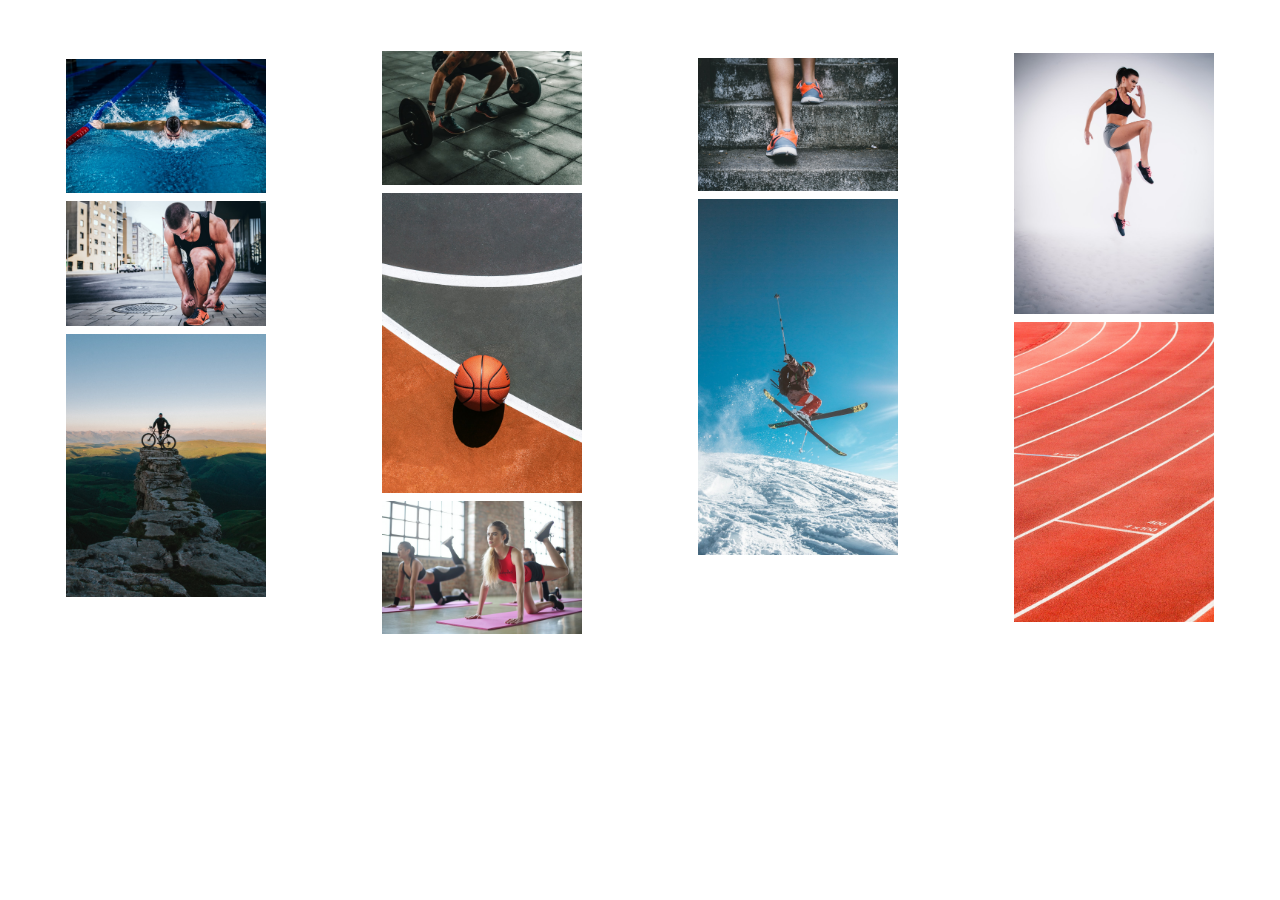
<file: ex01/src/index.html>
<!DOCTYPE html>
<html>
    <head>
        <title>Gallery's Page</title>
        <link rel="stylesheet" href="../styles/index.css">

    </head>


    <body>
        <div class="row">
            <div class="column">
                <div class="image" onclick="myFunc()" style="margin-top: 2%;">
                    <div class="text"><h1>Swimming</h1></div>
                    <div id="myModal" class="modal">

                        
                        <div class="modal-content">
                            <iframe src="image07.html" width="100%" height="100%"></iframe>
                          <span class="close">&times;</span>
                        </div>
                      
                    </div>
                    <img src="../images/img7.jpg">
                </div>
                <div class="image" onclick="myFunc()">
                    <div class="text"><h1>Marathon</h1></div>
                    <div id="myModal" class="modal">

                        
                        <div class="modal-content">
                            <iframe src="image01.html" width="100%" height="100%"></iframe>
                          <span class="close">&times;</span>
                        </div>
                      
                    </div>
                    <img src="../images/img1.jpg">
                </div>
                <div class="image" onclick="myFunc()">
                    <div class="text"><h1>Cycling</h1></div>
                    <div id="myModal" class="modal">

                        
                        <div class="modal-content">
                            <iframe src="image10.html" width="100%" height="100%"></iframe>
                        </div>
                      
                    </div>
                    <img src="../images/img10.jpg" width="200px">
                </div>
            </div>

            <div class="column" style="margin-top: 2.8%;">
                <div class="image" onclick="myFunc()">
                    <div class="text"><h1>Weight Lifting</h1></div>
                    <div id="myModal" class="modal">

                        
                        <div class="modal-content">
                            <iframe src="image05.html" width="100%" height="100%"></iframe>
                          <span class="close">&times;</span>
                        </div>
                      
                    </div>
                    <img src="../images/img5.jpg" width="200px">
                </div>
                <div class="image" onclick="myFunc()">
                    <div class="text"><h1>Basketball</h1></div>
                    <div id="myModal" class="modal">

                        
                        <div class="modal-content">
                            <iframe src="image06.html" width="100%" height="100%"></iframe>
                          <span class="close">&times;</span>
                        </div>
                      
                    </div>
                    <img src="../images/img6.jpg" width="200px">
                </div>
                <div class="image" onclick="myFunc()">
                    <div class="text"><h1>Gymnastics</h1></div>
                    <div id="myModal" class="modal">

                        
                        <div class="modal-content">
                            <iframe src="image02.html" width="100%" height="100%"></iframe>
                          <span class="close">&times;</span>
                        </div>
                      
                    </div>
                    <img src="../images/img2.jpg" width="200px">
                </div>
            </div>

            <div class="column" style="margin-top: -3%;">
                <div class="image" onclick="myFunc()">
                    <div class="text"><h1>Climbing</h1></div>
                    <div id="myModal" class="modal">

                        
                        <div class="modal-content">
                            <iframe src="image03.html" width="100%" height="100%"></iframe>
                          <span class="close">&times;</span>
                        </div>
                      
                    </div>
                    <img src="../images/img3.jpg" width="200px">
                </div>
                <div class="image" onclick="myFunc()">
                    <div class="text"><h1>Skiing</h1></div>
                    <div id="myModal" class="modal">

                        
                        <div class="modal-content">
                            <iframe src="image04.html" width="100%" height="100%"></iframe>
                          <span class="close">&times;</span>
                        </div>
                      
                    </div>
                    <img src="../images/img4.jpg" width="200px">
                </div>
            </div>

            <div class="column" style="margin-top: 2%;">
                <div class="image" onclick="myFunc()">
                    <div class="text"><h1>Jogging</h1></div>
                    <div id="myModal" class="modal">

                        
                        <div class="modal-content">
                            <iframe src="image08.html" width="100%" height="100%"></iframe>
                          <span class="close">&times;</span>
                        </div>
                      
                    </div>
                    <img src="../images/img8.jpg" width="200px">
                </div>
                <div class="image" onclick="myFunc()">
                    <div class="text"><h1>Running</h1></div>
                    <div id="myModal" class="modal">

                        
                        <div class="modal-content">
                            <iframe src="image09.html" width="100%" height="100%"></iframe>
                          <span class="close">&times;</span>
                        </div>
                      
                    </div>
                    <img src="../images/img9.jpg" width="200px">
                </div>
            </div>
        </div>

        <script src="../scripts/index.js"></script>

    </body>
</html>
</file>
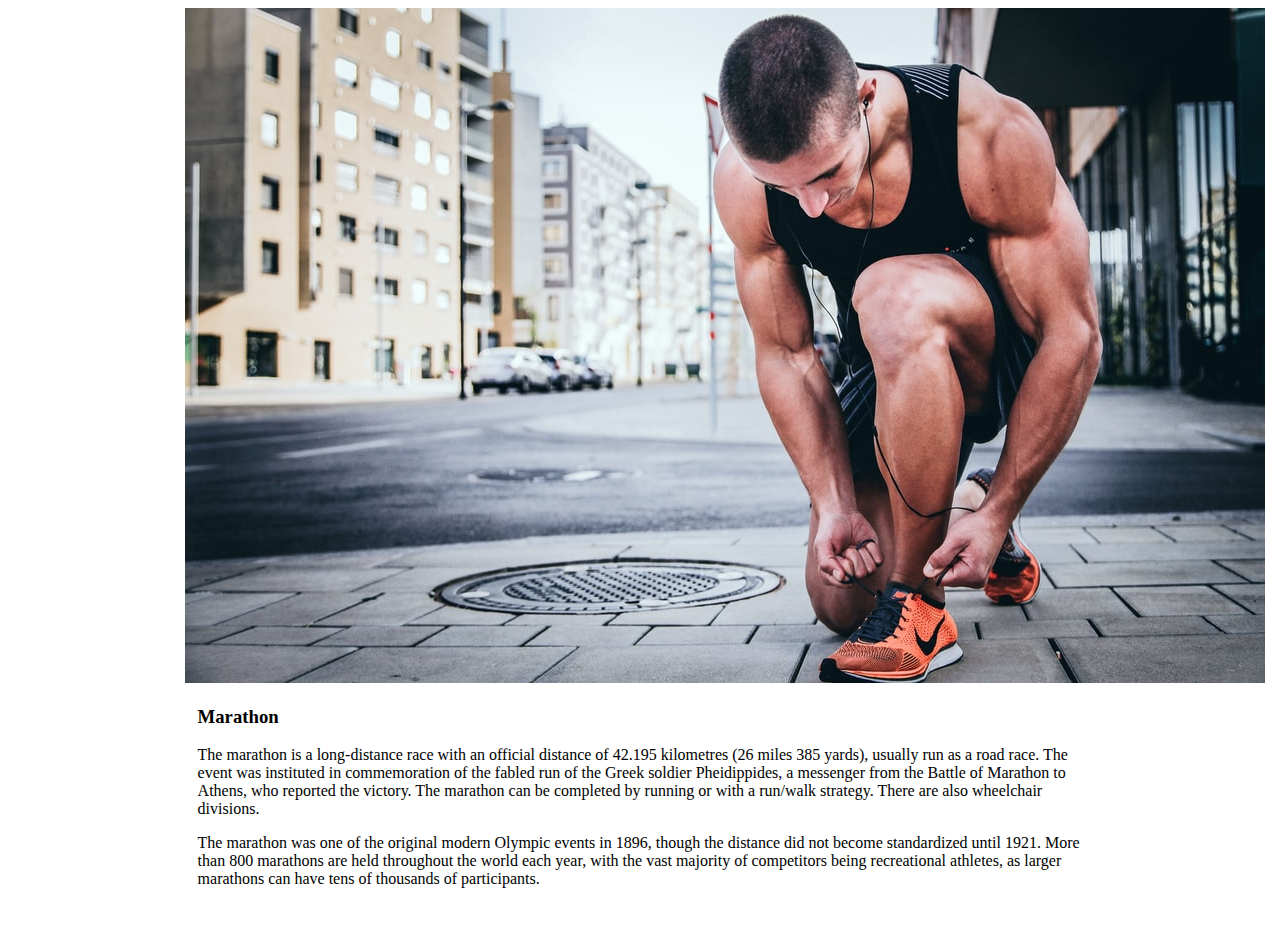
<file: ex01/src/image01.html>
<!DOCTYPE html>
<html>
    <head>

    </head>


    <body>
        <div style="padding: 0% 14% 0 14%;">
            <img src="../images/img1.jpg">
        </div>
        <div style="padding: 0% 15% 2% 15%;">
            <h3>Marathon</h3>
            <p>The marathon is a long-distance race with an official distance of 42.195 kilometres (26 miles 385 yards), 
                usually run as a road race. The event was instituted in commemoration of the fabled run of the 
                Greek soldier Pheidippides, a messenger from the Battle of Marathon to Athens, who reported the victory. 
                The marathon can be completed by running or with a run/walk strategy. There are also wheelchair divisions.
            </p>
            <p>The marathon was one of the original modern Olympic events in 1896, 
                though the distance did not become standardized until 1921. More than 800 marathons are held throughout 
                the world each year, with the vast majority of competitors being recreational athletes, 
                as larger marathons can have tens of thousands of participants.
            </p>
        </div>

    </body>
</html>
</file>
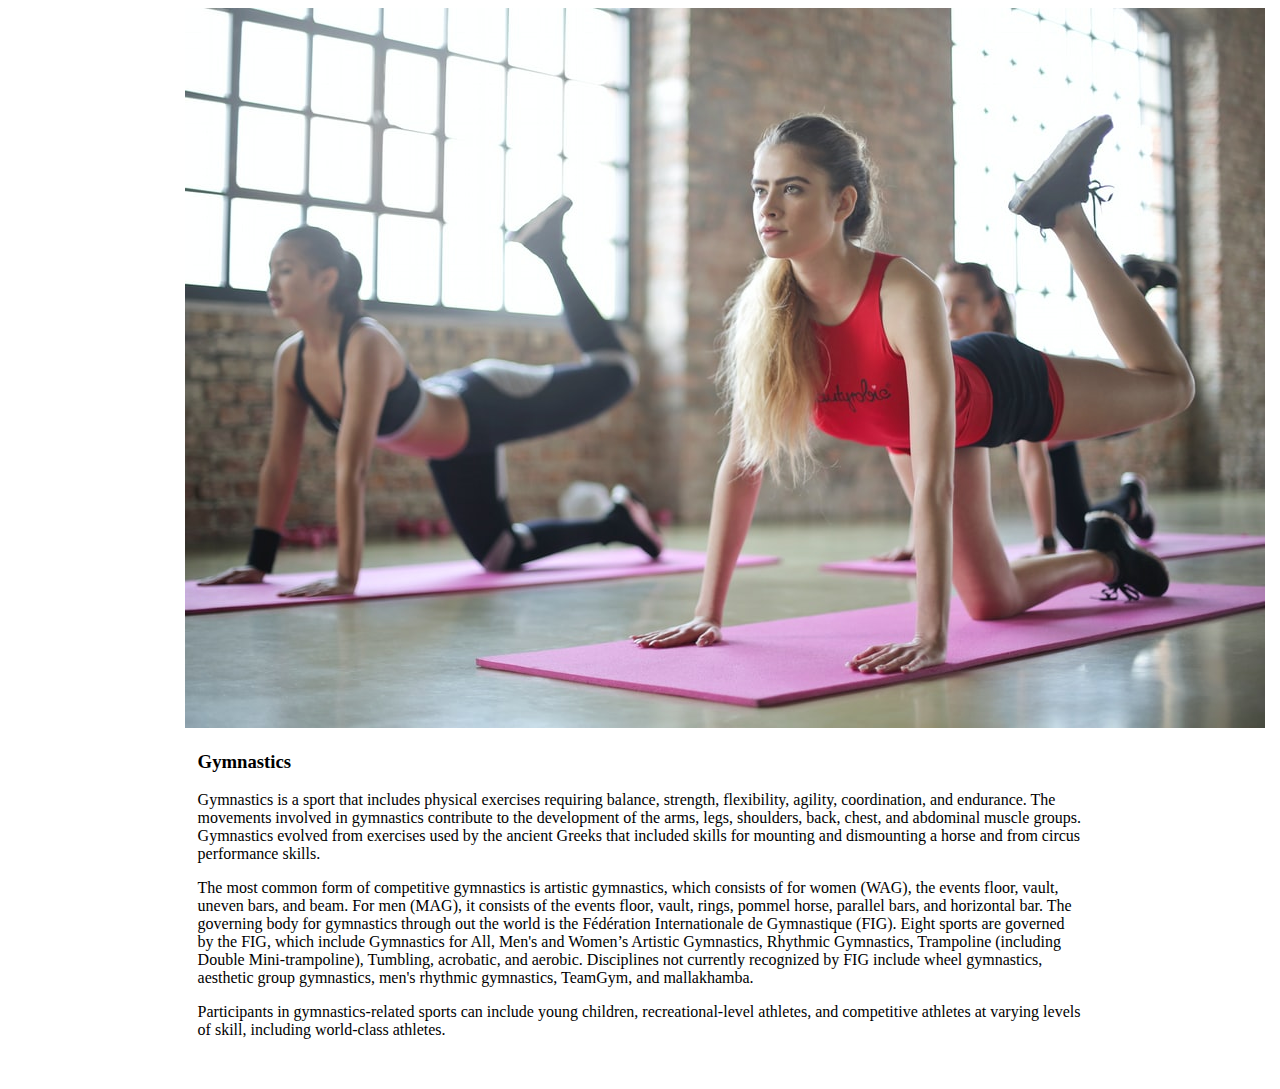
<file: ex01/src/image02.html>
<!DOCTYPE html>
<html>
    <head>

    </head>


    <body>
        <div style="padding: 0% 14% 0 14%;">
            <img src="../images/img2.jpg">
        </div>
        <div style="padding: 0% 15% 2% 15%;">
            <h3>Gymnastics</h3>
            <p>Gymnastics is a sport that includes physical exercises requiring balance, strength, flexibility, agility, coordination, 
                and endurance. The movements involved in gymnastics contribute to the development of the arms, legs, shoulders, back, 
                chest, and abdominal muscle groups. Gymnastics evolved from exercises used by the ancient Greeks that included skills 
                for mounting and dismounting a horse and from circus performance skills.
            </p>
            <p>The most common form of competitive gymnastics is artistic gymnastics, which consists of for women (WAG), 
                the events floor, vault, uneven bars, and beam. For men (MAG), it consists of the events floor, vault, rings, 
                pommel horse, parallel bars, and horizontal bar. The governing body for gymnastics through out the world is the 
                Fédération Internationale de Gymnastique (FIG). Eight sports are governed by the FIG, which include Gymnastics for All, 
                Men's and Women’s Artistic Gymnastics, Rhythmic Gymnastics, Trampoline (including Double Mini-trampoline), Tumbling, 
                acrobatic, and aerobic. Disciplines not currently recognized by FIG include wheel gymnastics, aesthetic group gymnastics, 
                men's rhythmic gymnastics, TeamGym, and mallakhamba.
            </p>
            <p>
                Participants in gymnastics-related sports can include young children, recreational-level athletes, 
                and competitive athletes at varying levels of skill, including world-class athletes.
            </p>
        </div>

    </body>
</html>
</file>
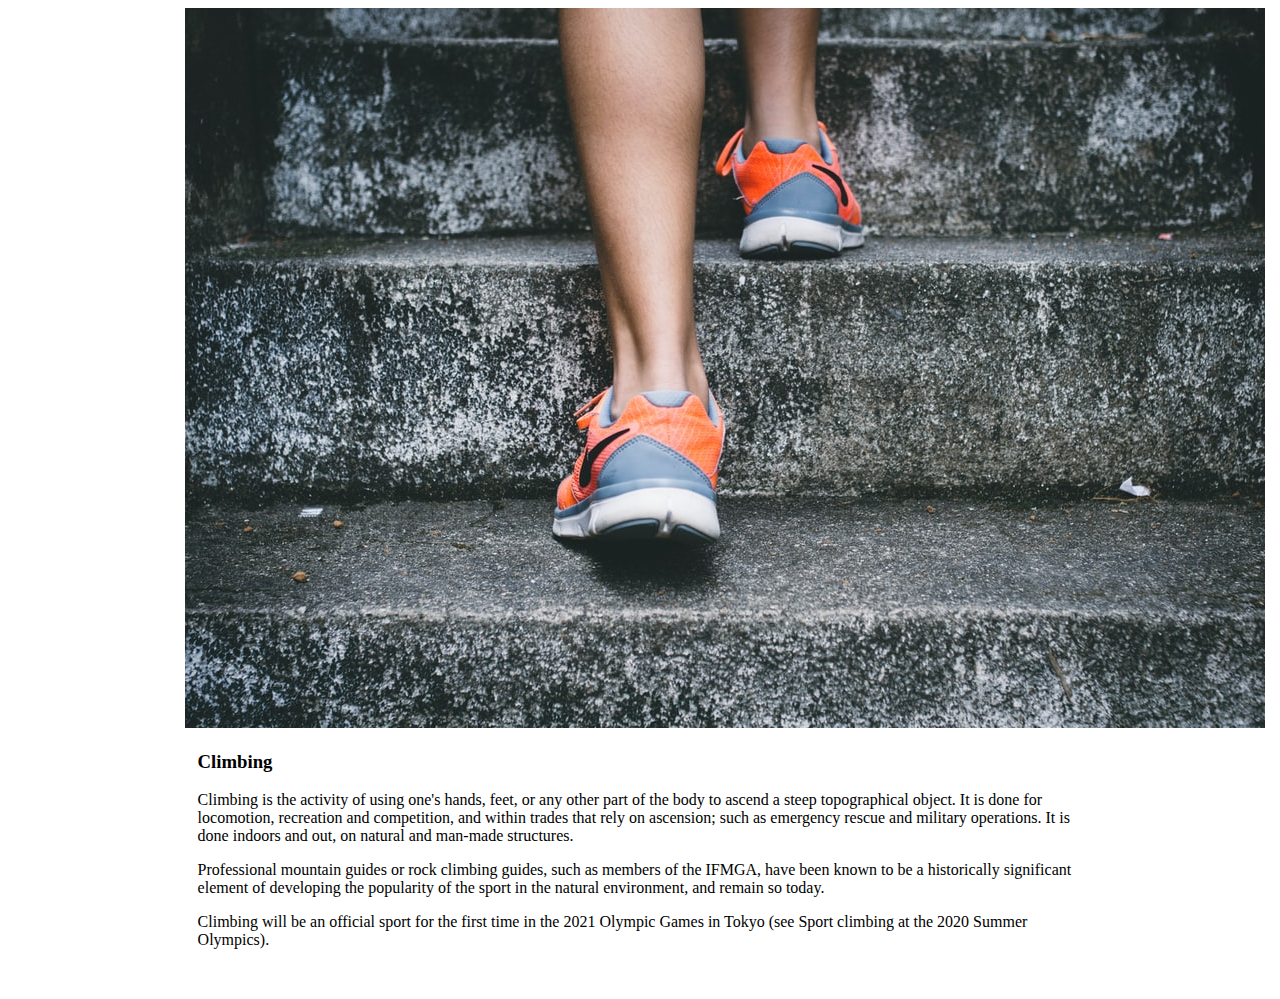
<file: ex01/src/image03.html>
<!DOCTYPE html>
<html>
    <head>

    </head>


    <body>
        <div style="padding: 0% 14% 0 14%;">
            <img src="../images/img3.jpg">
        </div>
        <div style="padding: 0% 15% 2% 15%;">
            <h3>Climbing</h3>
            <p>Climbing is the activity of using one's hands, feet, or any other part of the body to ascend a steep topographical 
                object. It is done for locomotion, recreation and competition, and within trades that rely on ascension; 
                such as emergency rescue and military operations. It is done indoors and out, on natural and man-made structures.
            </p>
            <p>Professional mountain guides or rock climbing guides, such as members of the IFMGA, have been known to be a 
                historically significant element of developing the popularity of the sport in the natural environment, 
                and remain so today.
            </p>
            <p>
                Climbing will be an official sport for the first time in the 2021 Olympic Games in Tokyo 
                (see Sport climbing at the 2020 Summer Olympics).
            </p>
        </div>

    </body>
</html>
</file>
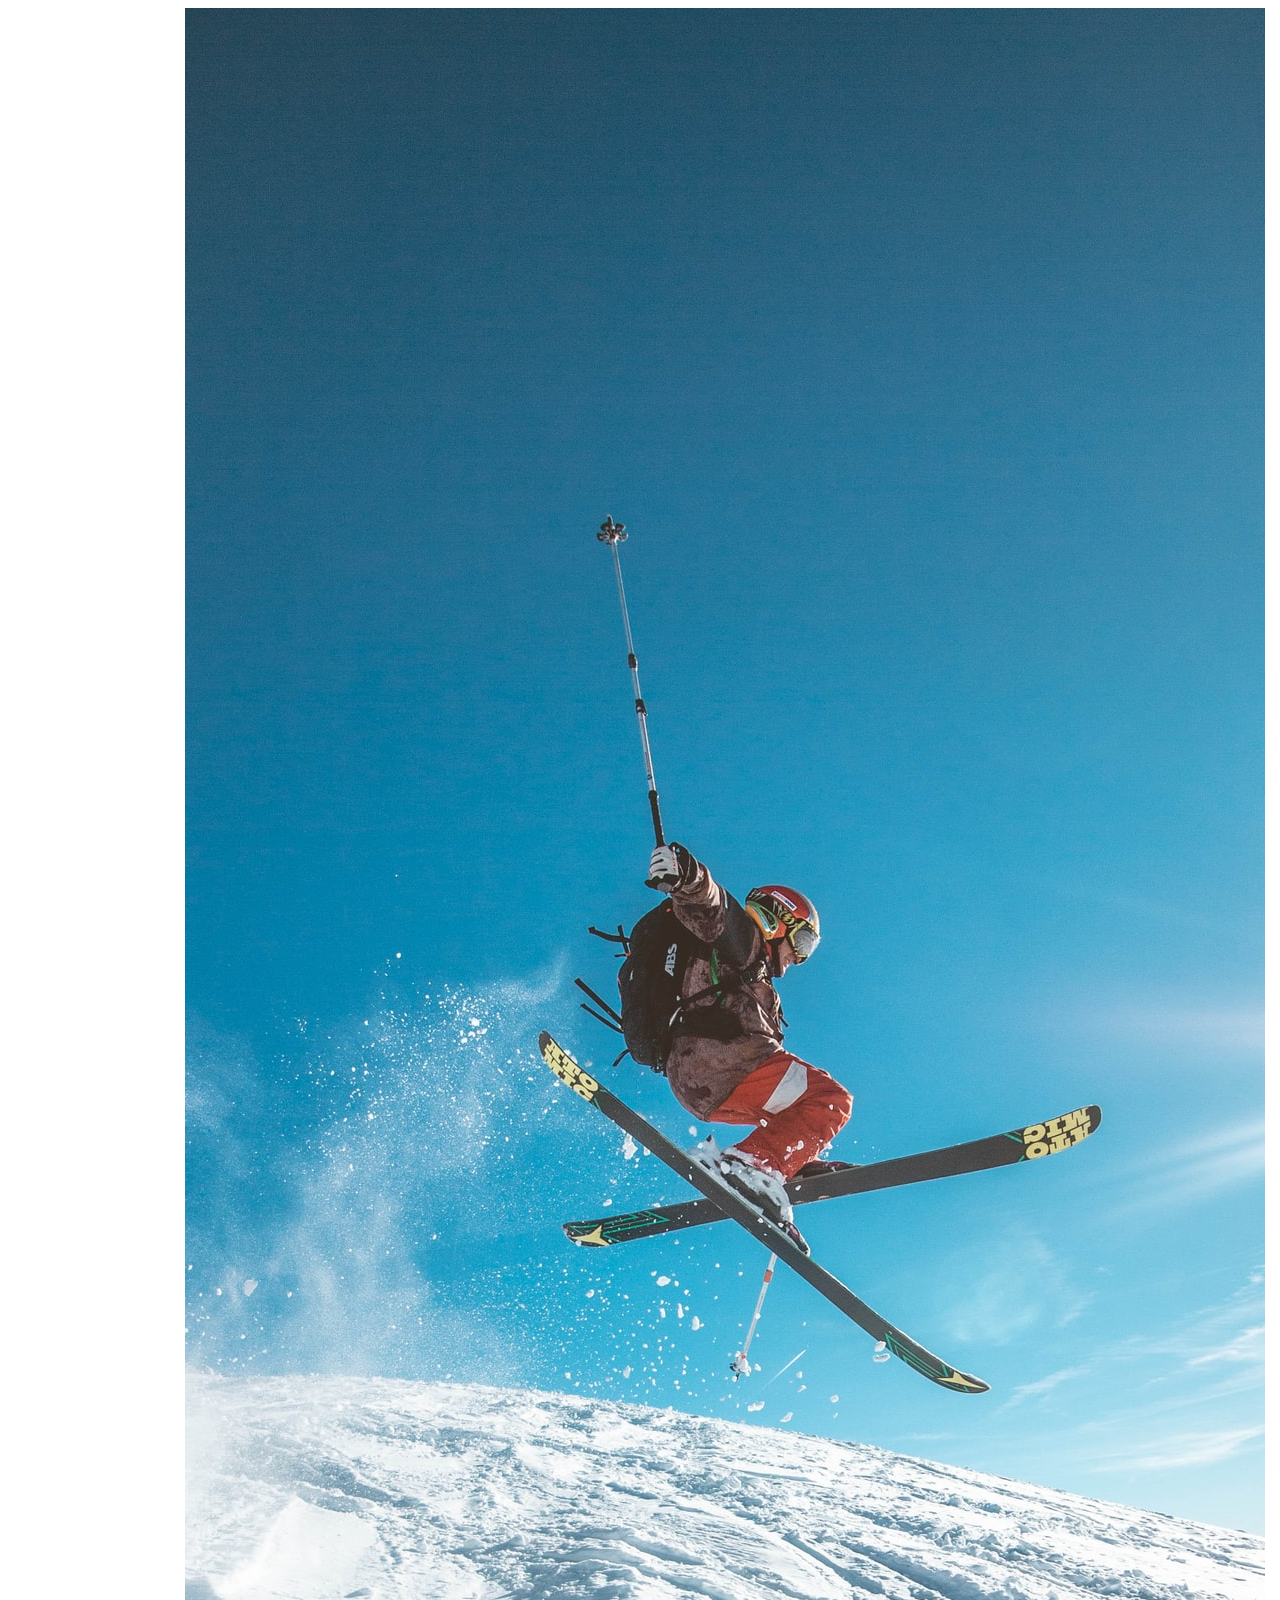
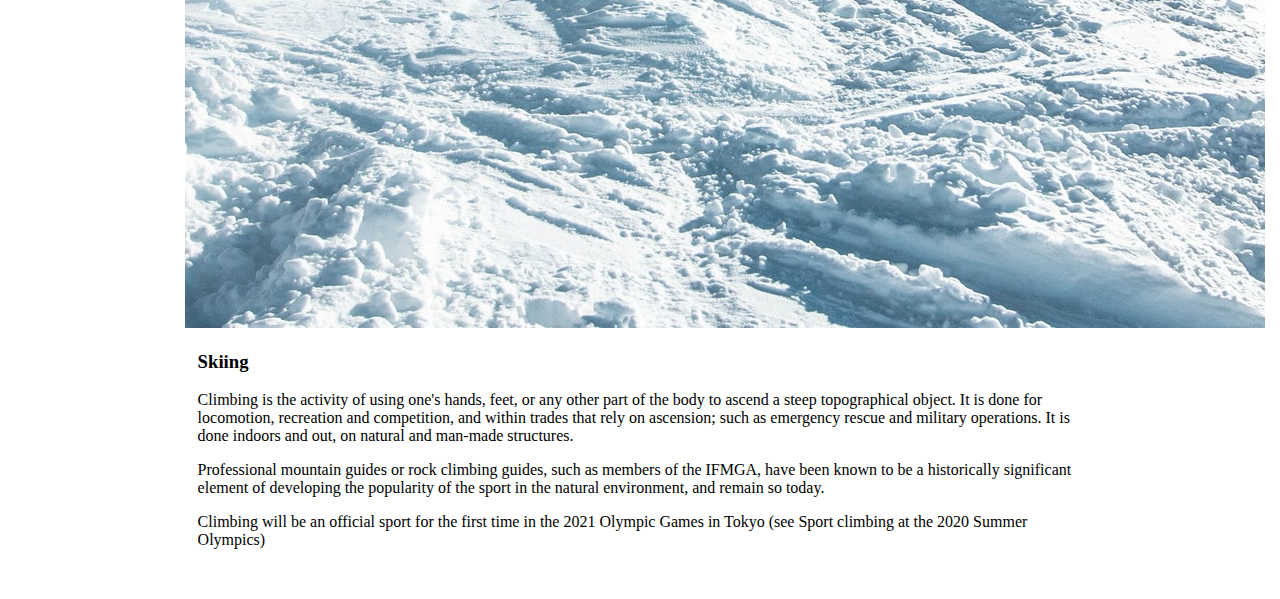
<file: ex01/src/image04.html>
<!DOCTYPE html>
<html>
    <head>

    </head>


    <body>
        <div style="padding: 0% 14% 0 14%;">
            <img src="../images/img4.jpg">
        </div>
        <div style="padding: 0% 15% 2% 15%;">
            <h3>Skiing</h3>
            <p>Climbing is the activity of using one's hands, feet, or any other part of the body to ascend a steep topographical 
                object. It is done for locomotion, recreation and competition, and within trades that rely on ascension; 
                such as emergency rescue and military operations. It is done indoors and out, on natural and man-made structures.
            </p>
            <p>Professional mountain guides or rock climbing guides, such as members of the IFMGA, have been known to be a 
                historically significant element of developing the popularity of the sport in the natural environment, 
                and remain so today.
            </p>
            <p>
                Climbing will be an official sport for the first time in the 2021 Olympic Games in Tokyo 
                (see Sport climbing at the 2020 Summer Olympics)
            </p>
        </div>

    </body>
</html>
</file>
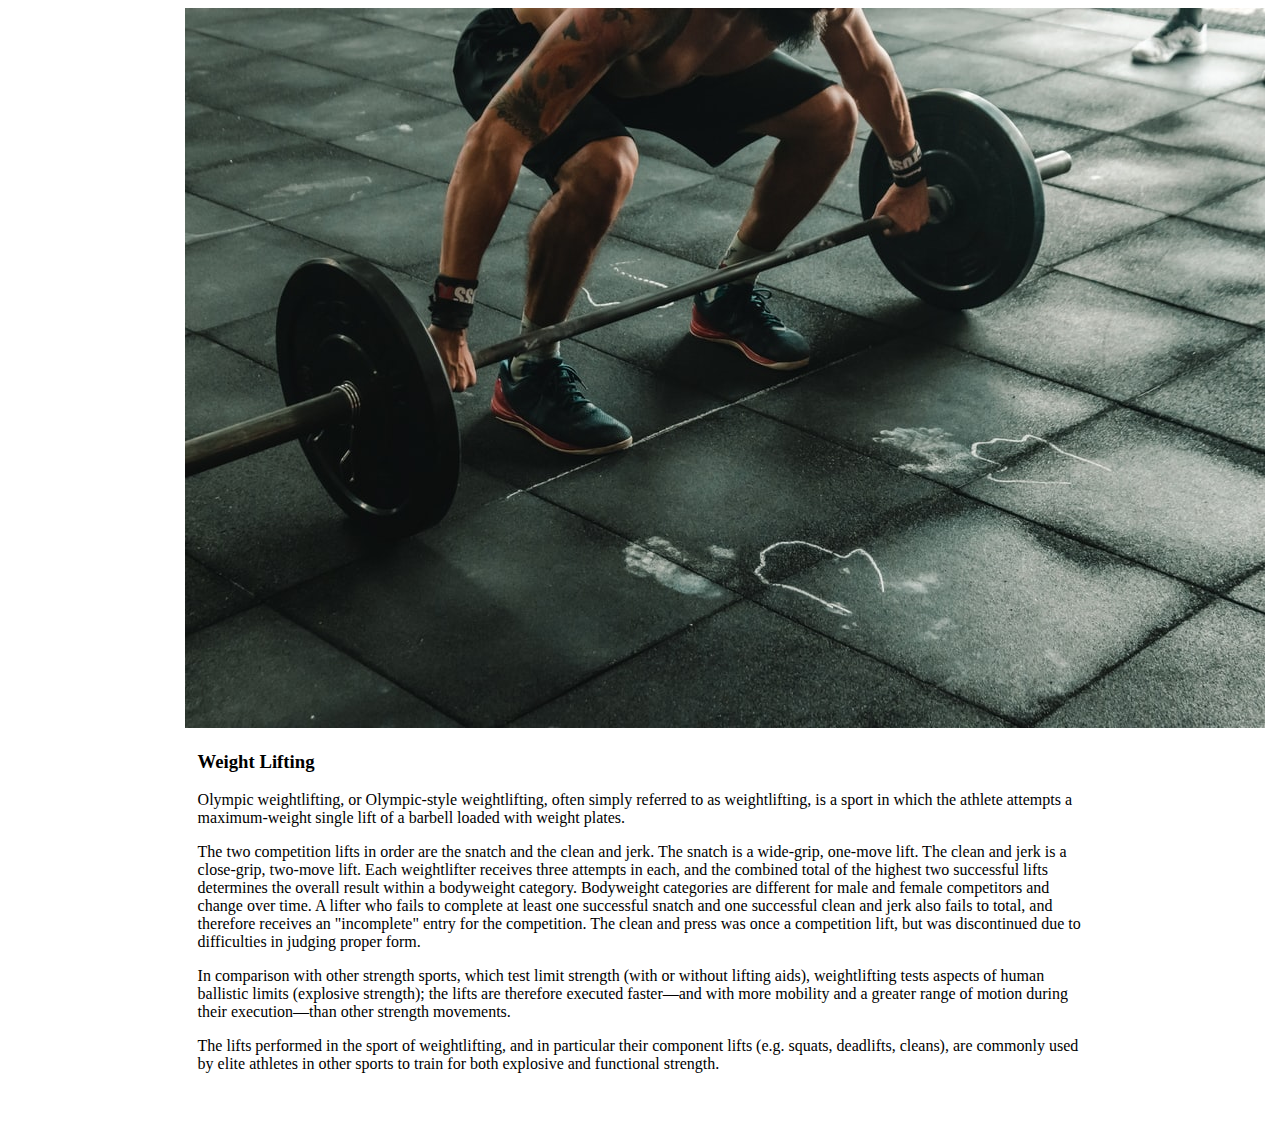
<file: ex01/src/image05.html>
<!DOCTYPE html>
<html>
    <head>

    </head>


    <body>
        <div style="padding: 0% 14% 0 14%;">
            <img src="../images/img5.jpg">
        </div>
        <div style="padding: 0% 15% 2% 15%;">
            <h3>Weight Lifting</h3>
            <p>Olympic weightlifting, or Olympic-style weightlifting, often simply referred to as weightlifting, 
                is a sport in which the athlete attempts a maximum-weight single lift of a barbell loaded with weight plates.
            </p>
            <p>The two competition lifts in order are the snatch and the clean and jerk. The snatch is a wide-grip, one-move lift. 
                The clean and jerk is a close-grip, two-move lift. Each weightlifter receives three attempts in each, and the combined 
                total of the highest two successful lifts determines the overall result within a bodyweight category. 
                Bodyweight categories are different for male and female competitors and change over time. A lifter who fails to 
                complete at least one successful snatch and one successful clean and jerk also fails to total, and therefore receives 
                an "incomplete" entry for the competition. The clean and press was once a competition lift, but was discontinued due to 
                difficulties in judging proper form.
            </p>
            <p>
                In comparison with other strength sports, which test limit strength (with or without lifting aids), 
                weightlifting tests aspects of human ballistic limits (explosive strength); the lifts are therefore executed faster—and 
                with more mobility and a greater range of motion during their execution—than other strength movements.
            </p>
            <p>
                The lifts performed in the sport of weightlifting, and in particular their component lifts 
                (e.g. squats, deadlifts, cleans), are commonly used by elite athletes in other sports to train for both explosive and 
                functional strength.
            </p>
        </div>

    </body>
</html>
</file>
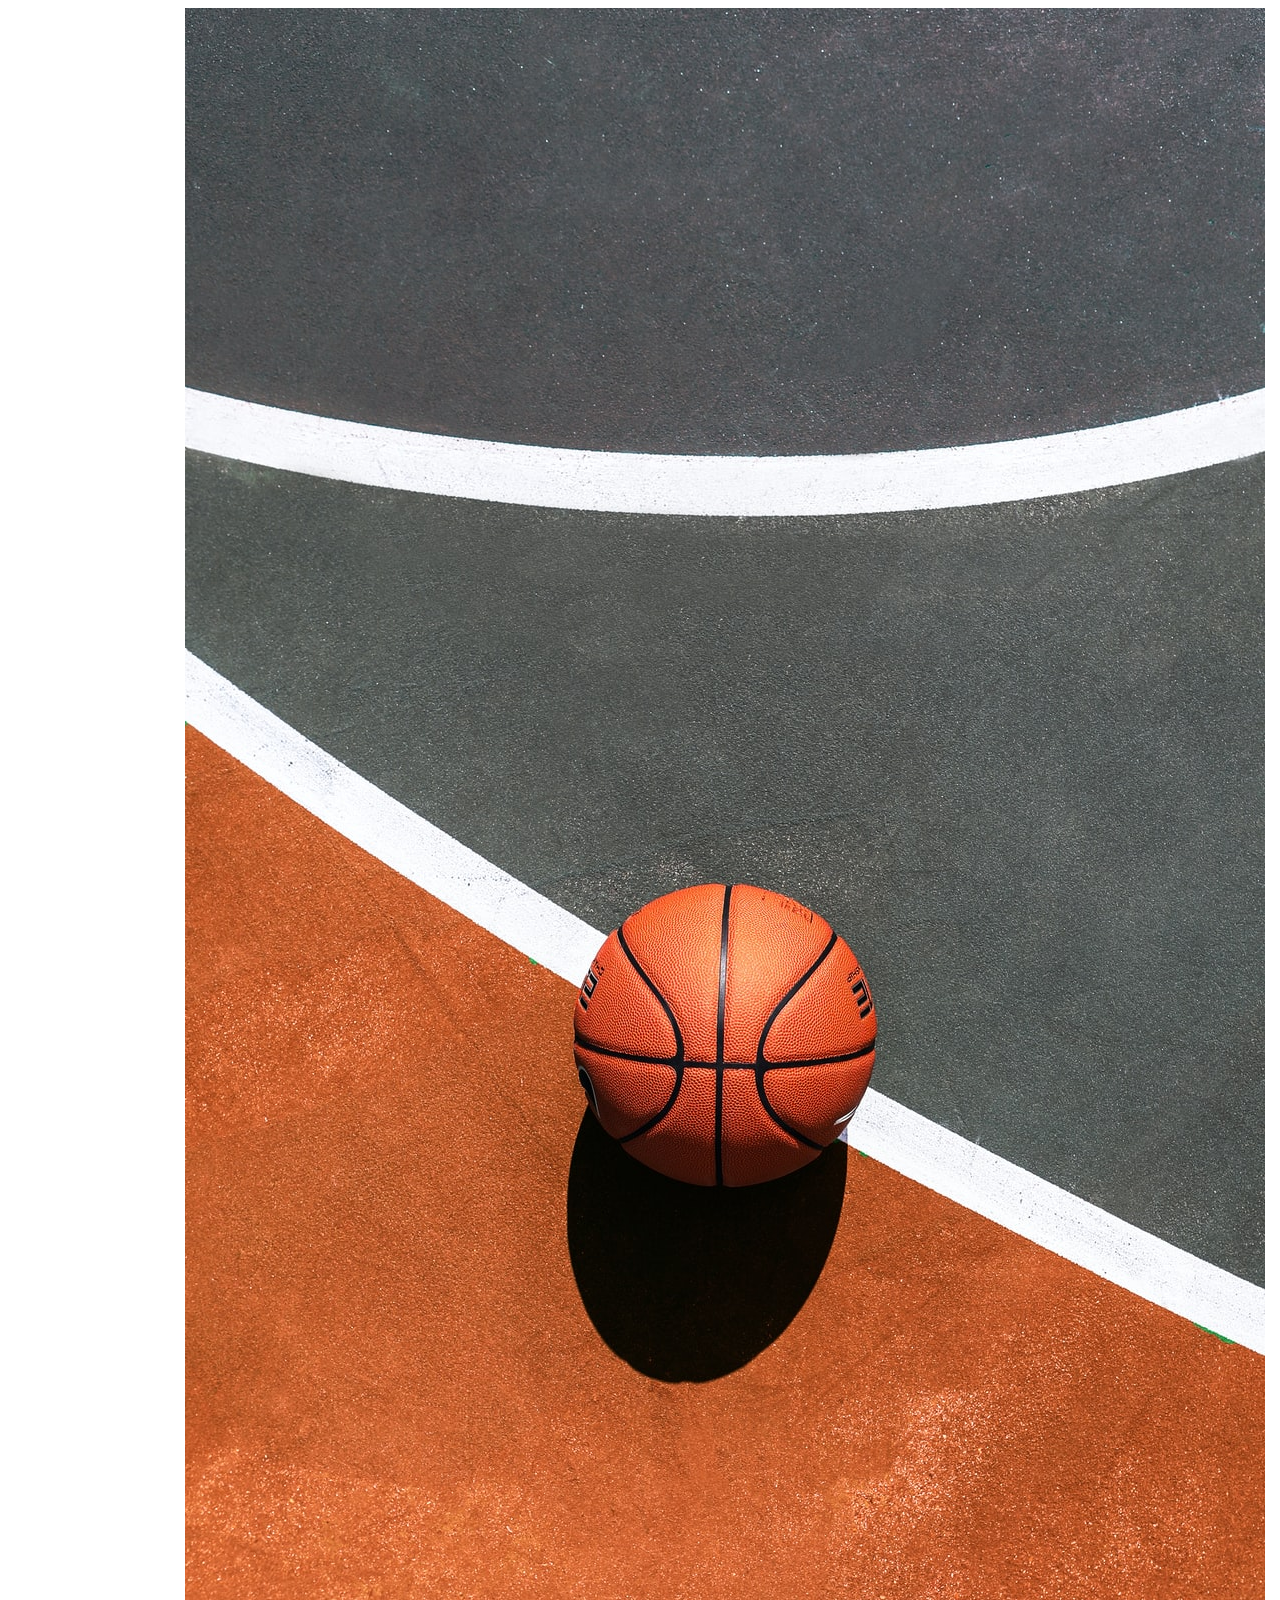
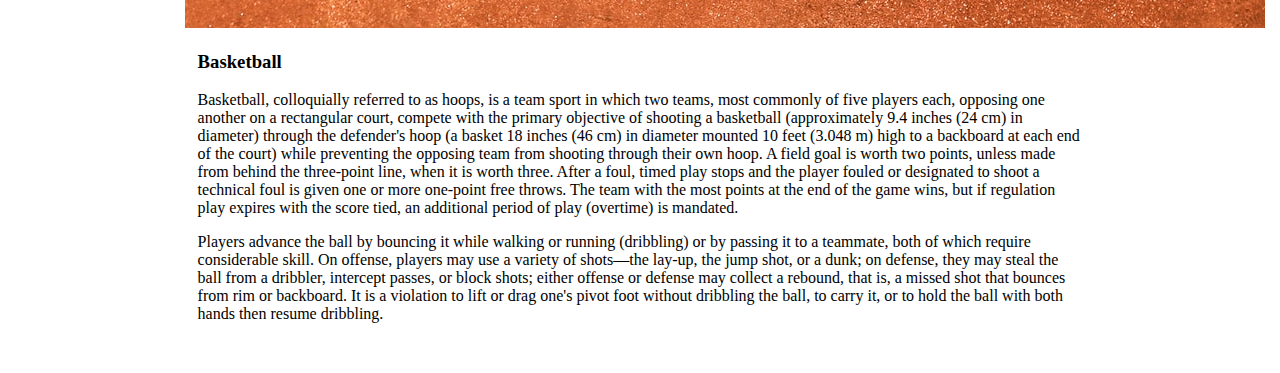
<file: ex01/src/image06.html>
<!DOCTYPE html>
<html>
    <head>

    </head>


    <body>
        <div style="padding: 0% 14% 0 14%;">
            <img src="../images/img6.jpg">
        </div>
        <div style="padding: 0% 15% 2% 15%;">
            <h3>Basketball</h3>
            <p>Basketball, colloquially referred to as hoops, is a team sport in which two teams, most commonly of five 
                players each, opposing one another on a rectangular court, compete with the primary objective of shooting 
                a basketball (approximately 9.4 inches (24 cm) in diameter) through the defender's hoop (a basket 18 inches (46 cm) 
                in diameter mounted 10 feet (3.048 m) high to a backboard at each end of the court) while preventing the opposing 
                team from shooting through their own hoop. A field goal is worth two points, unless made from behind the three-point 
                line, when it is worth three. After a foul, timed play stops and the player fouled or designated to shoot a 
                technical foul is given one or more one-point free throws. The team with the most points at the end of the game wins, 
                but if regulation play expires with the score tied, an additional period of play (overtime) is mandated.
            </p>
            <p>Players advance the ball by bouncing it while walking or running (dribbling) or by passing it to a teammate, 
                both of which require considerable skill. On offense, players may use a variety of shots—the lay-up, the jump shot, 
                or a dunk; on defense, they may steal the ball from a dribbler, intercept passes, or block shots; either offense or 
                defense may collect a rebound, that is, a missed shot that bounces from rim or backboard. It is a violation to 
                lift or drag one's pivot foot without dribbling the ball, to carry it, or to hold the ball with both hands then 
                resume dribbling.
            </p>
        </div>

    </body>
</html>
</file>
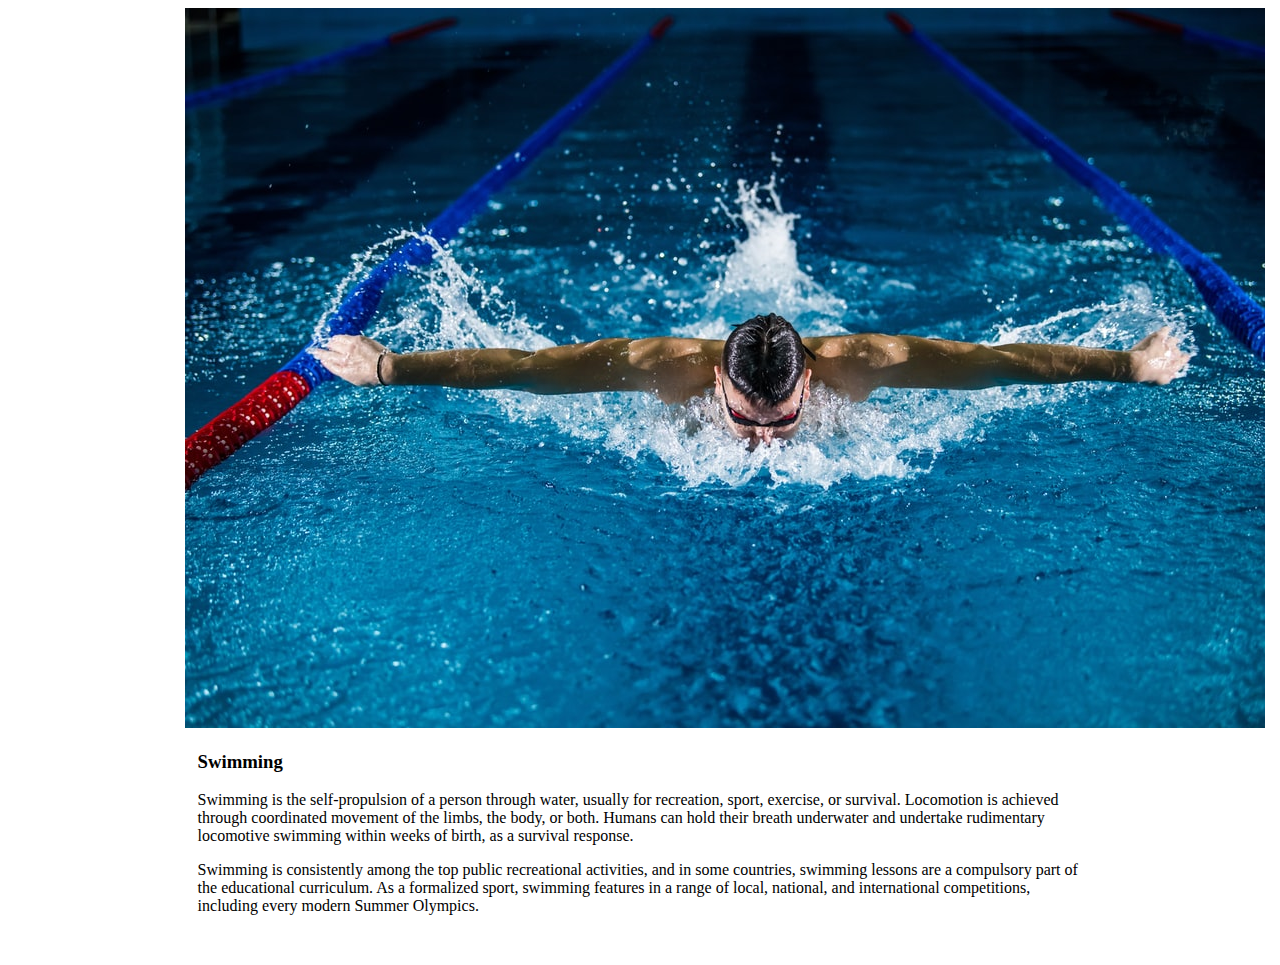
<file: ex01/src/image07.html>
<!DOCTYPE html>
<html>
    <head>

    </head>


    <body>
        <div style="padding: 0% 14% 0 14%;">
            <img src="../images/img7.jpg">
        </div>
        <div style="padding: 0% 15% 2% 15%;">
            <h3>Swimming</h3>
            <p>Swimming is the self-propulsion of a person through water, usually for recreation, sport, exercise, or survival. 
                Locomotion is achieved through coordinated movement of the limbs, the body, or both. 
                Humans can hold their breath underwater and undertake rudimentary locomotive swimming within weeks of birth, as a survival response.
            </p>
            <p>Swimming is consistently among the top public recreational activities, and in some countries, 
                swimming lessons are a compulsory part of the educational curriculum. As a formalized sport, 
                swimming features in a range of local, national, and international competitions, including every modern Summer Olympics.
            </p>
        </div>

    </body>
</html>
</file>
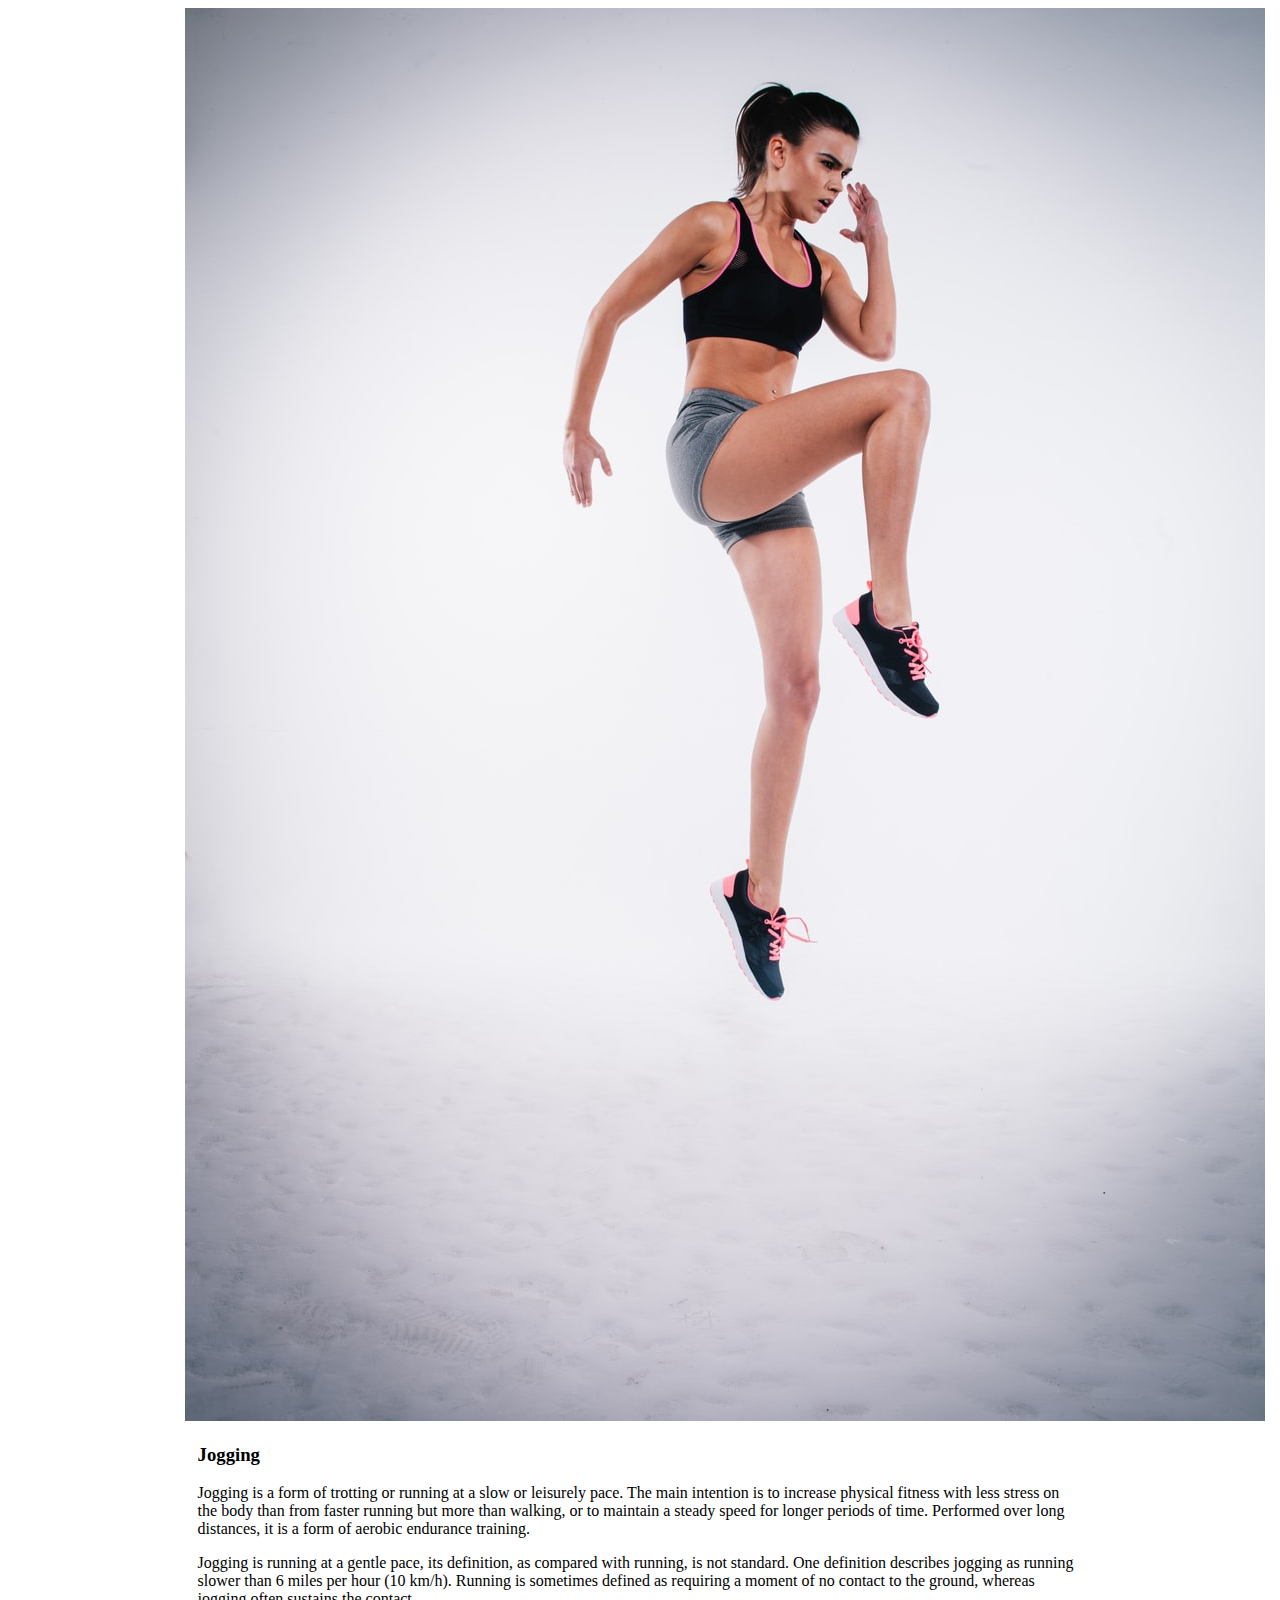
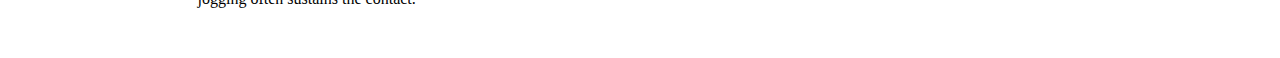
<file: ex01/src/image08.html>
<!DOCTYPE html>
<html>
    <head>

    </head>


    <body>
        <div style="padding: 0% 14% 0 14%;">
            <img src="../images/img8.jpg">
        </div>
        <div style="padding: 0% 15% 2% 15%;">
            <h3>Jogging</h3>
            <p>Jogging is a form of trotting or running at a slow or leisurely pace. The main intention is to increase physical 
                fitness with less stress on the body than from faster running but more than walking, or to maintain a steady 
                speed for longer periods of time. Performed over long distances, it is a form of aerobic endurance training.
            </p>
            <p>
                Jogging is running at a gentle pace, its definition, as compared with running, is not standard. One definition 
                describes jogging as running slower than 6 miles per hour (10 km/h). Running is sometimes defined as requiring a 
                moment of no contact to the ground, whereas jogging often sustains the contact.
            </p>
        </div>

    </body>
</html>
</file>
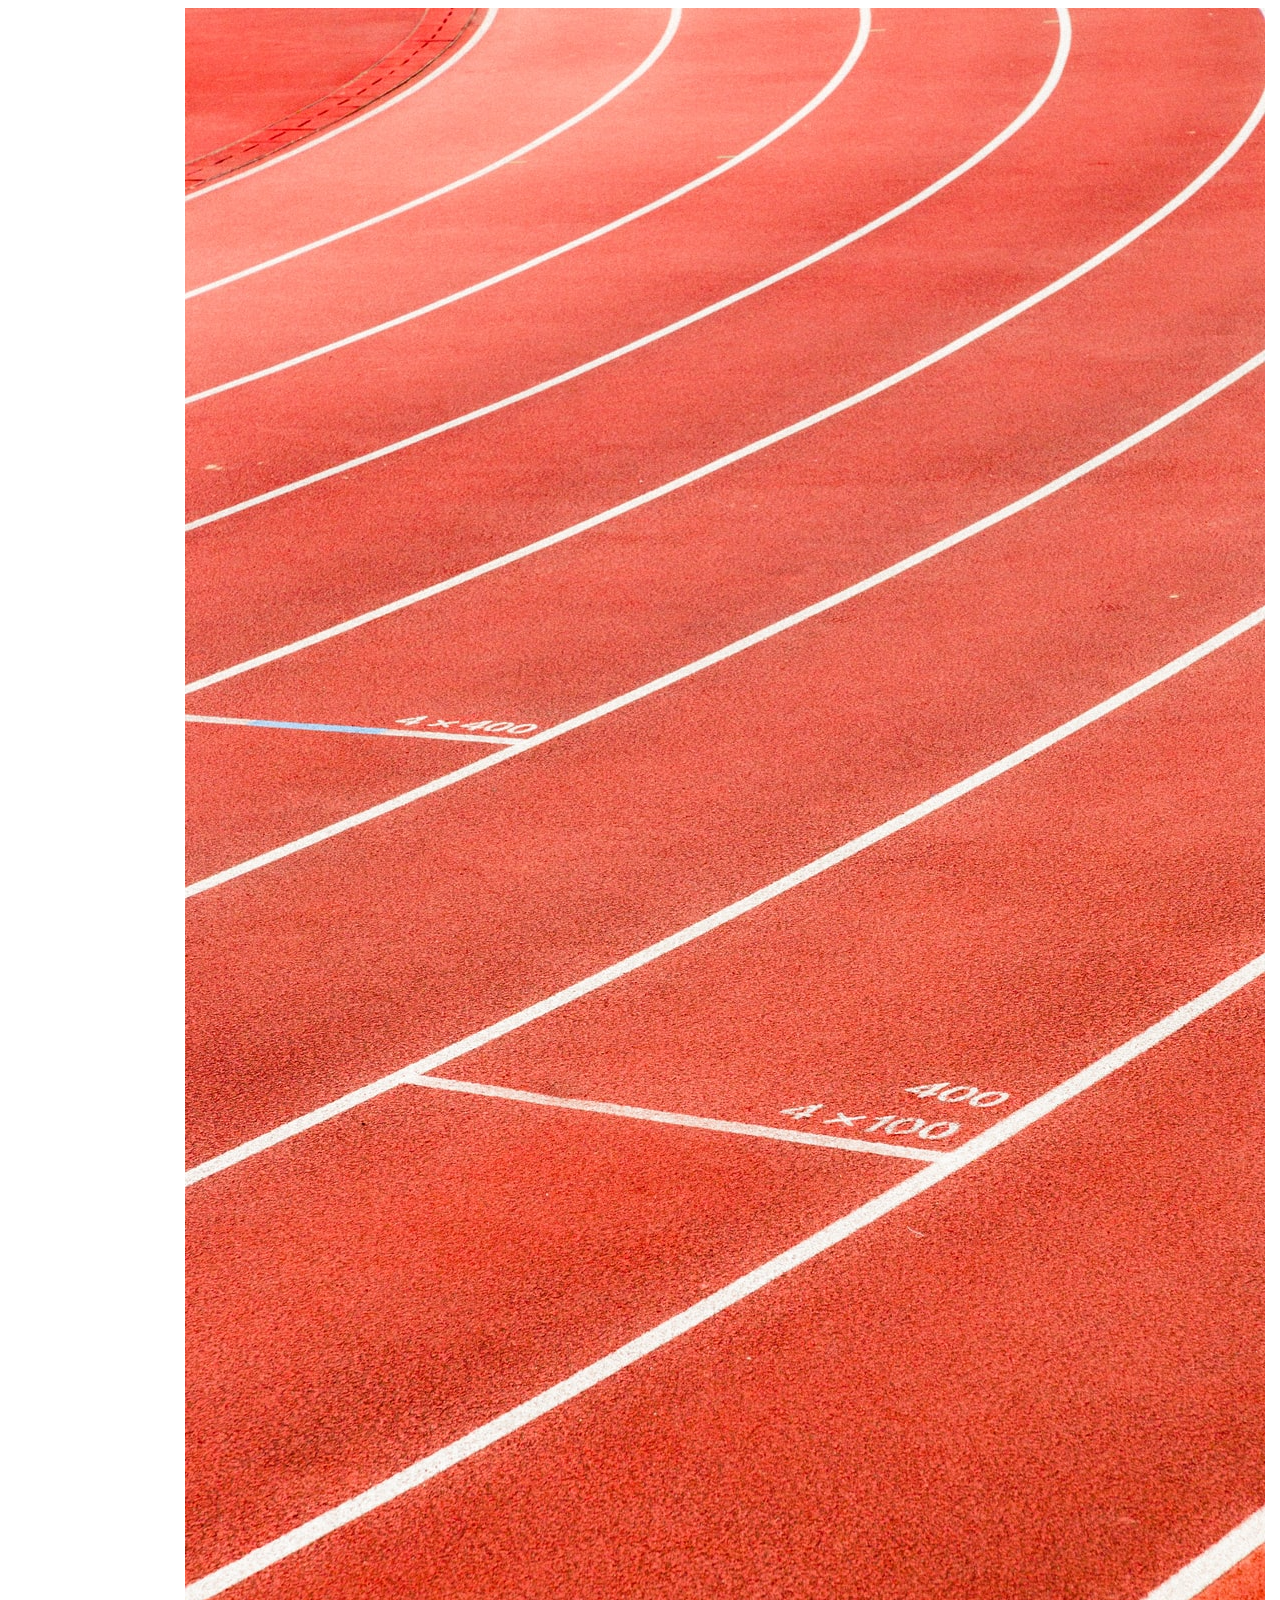
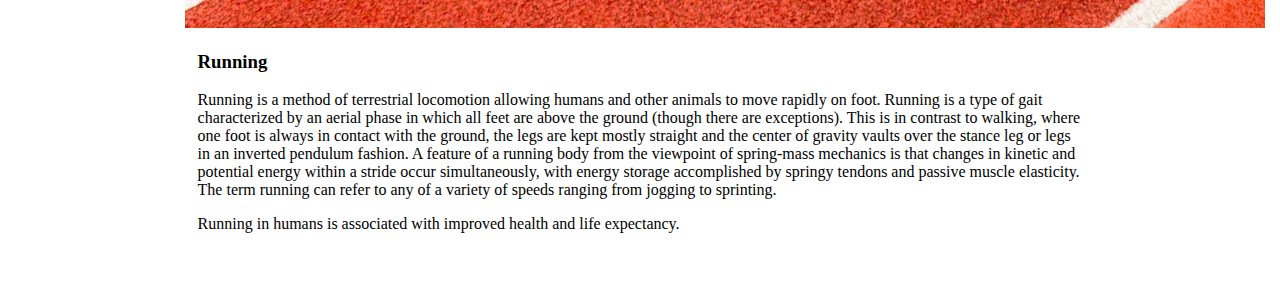
<file: ex01/src/image09.html>
<!DOCTYPE html>
<html>
    <head>

    </head>


    <body>
        <div style="padding: 0% 14% 0 14%;">
            <img src="../images/img9.jpg">
        </div>
        <div style="padding: 0% 15% 2% 15%;">
            <h3>Running</h3>
            <p>Running is a method of terrestrial locomotion allowing humans and other animals to move rapidly on foot. 
                Running is a type of gait characterized by an aerial phase in which all feet are above the ground 
                (though there are exceptions). This is in contrast to walking, where one foot is always in contact with the ground, 
                the legs are kept mostly straight and the center of gravity vaults over the stance leg or legs in an inverted 
                pendulum fashion. A feature of a running body from the viewpoint of spring-mass mechanics is that changes in 
                kinetic and potential energy within a stride occur simultaneously, with energy storage accomplished by springy 
                tendons and passive muscle elasticity. The term running can refer to any of a variety of speeds ranging from 
                jogging to sprinting.
            </p>
            <p>
                Running in humans is associated with improved health and life expectancy.
            </p>
        </div>

    </body>
</html>
</file>
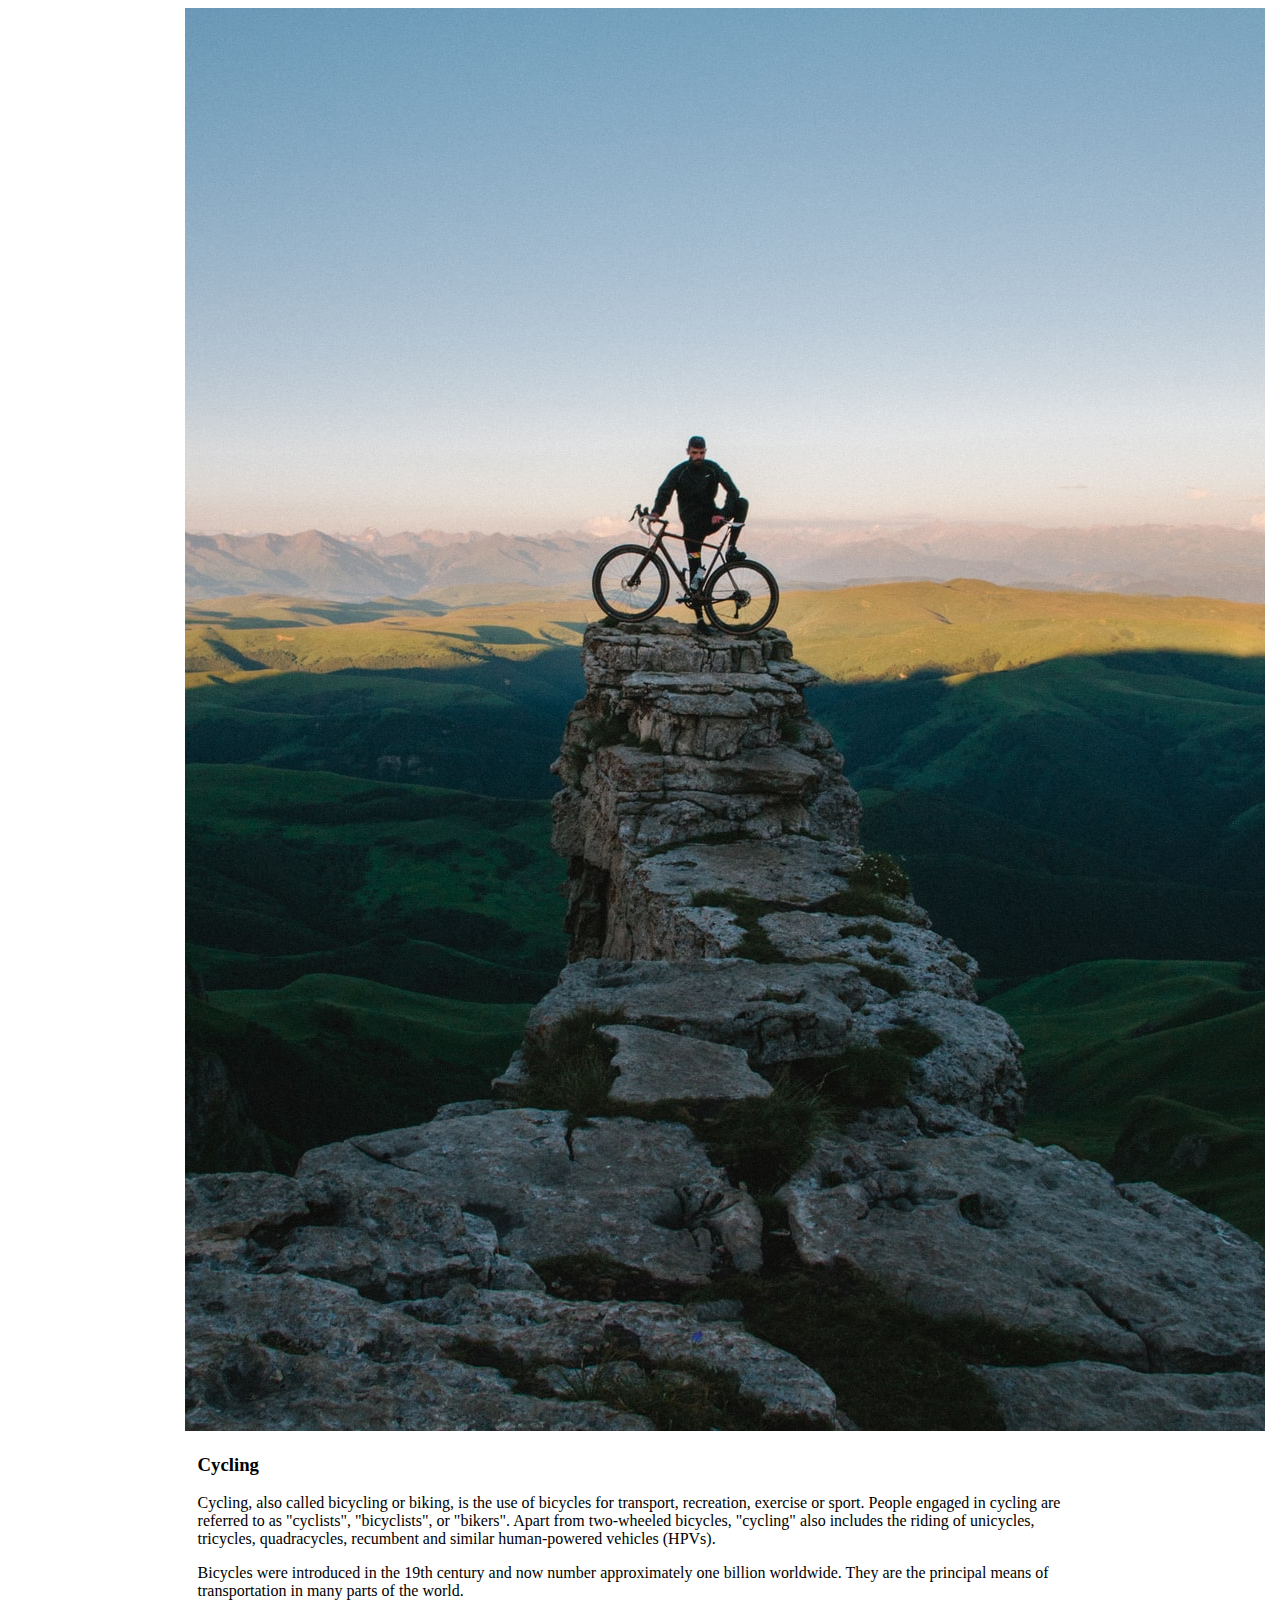
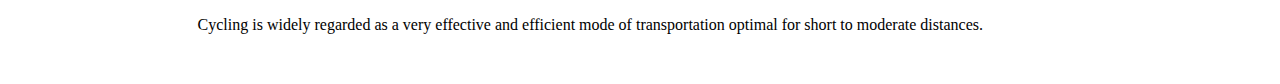
<file: ex01/src/image10.html>
<!DOCTYPE html>
<html>
    <head>

    </head>


    <body>
        <div style="padding: 0% 14% 0 14%;">
            <img src="../images/img10.jpg">
        </div>
        <div style="padding: 0% 15% 2% 15%;">
            <h3>Cycling</h3>
            <p>Cycling, also called bicycling or biking, is the use of bicycles for transport, recreation, exercise or sport. 
                People engaged in cycling are referred to as "cyclists", "bicyclists", or "bikers". Apart from two-wheeled bicycles, 
                "cycling" also includes the riding of unicycles, tricycles, quadracycles, recumbent and similar human-powered vehicles 
                (HPVs).
            </p>

            <p>Bicycles were introduced in the 19th century and now number approximately one billion worldwide. 
                They are the principal means of transportation in many parts of the world.
            </p>
            <p>Cycling is widely regarded as a very effective and efficient mode of transportation optimal for short to moderate distances.
            </p>
        </div>

    </body>
</html>
</file>
<file: ex01/styles/index.css>
.row {
    display: flex;
    flex-wrap: wrap;
    align-items: center;
}
  
.column {
    flex: 20%;
    max-width: 100%;
}
  
.column img {
    margin-top: 8px;
    vertical-align: middle;
    width: 200px;
    height: 100%;
}
  
.title {
    text-align: center;
}

.image {
    position:relative;
    width:100%;
    height:100%;
    text-align: center;
}
.image img {
    width:200px;
}

.image:after {
    content:'\A';
    position:absolute;
    width:100%; height:100%;
    top:0; left:0;
    background:rgba(0,0,0,0.6);
    opacity:0;
    transition: all 0.5s;
    -webkit-transition: all 0.5s;
}

.image:hover:after {
    opacity:0.5;
}

.text {
    display: block;
    position: absolute;
    top: 50%;
    left: 50%;
    transform: translate(-50%, -50%);
    color: white;
    visibility: hidden;
    opacity: 1;
}

.image:hover .text{
    visibility: visible;
    opacity: 1;
}

.modal {
    display: block; 
    position:fixed; 
    z-index: 1; 
    left: 0;
    top: 0;
    width: 100%;
    height: 100%; 
    overflow: auto;
    background-color: rgb(0,0,0);
    background-color: rgba(0,0,0,0.4);
    visibility: hidden;
}
  
.modal-content {
    background-color: #fefefe;
    margin: 15%;
    padding: 20px;
    border: 1px solid #888;
    width: 75%; 
    height: 75%;
}
  
.close {
    color: #aaa;
    float: right;
    font-size: 28px;
    font-weight: bold;
}
  
.close:hover,
.close:focus {
    color: black;
    text-decoration: none;
    cursor: pointer;
}
</file>
